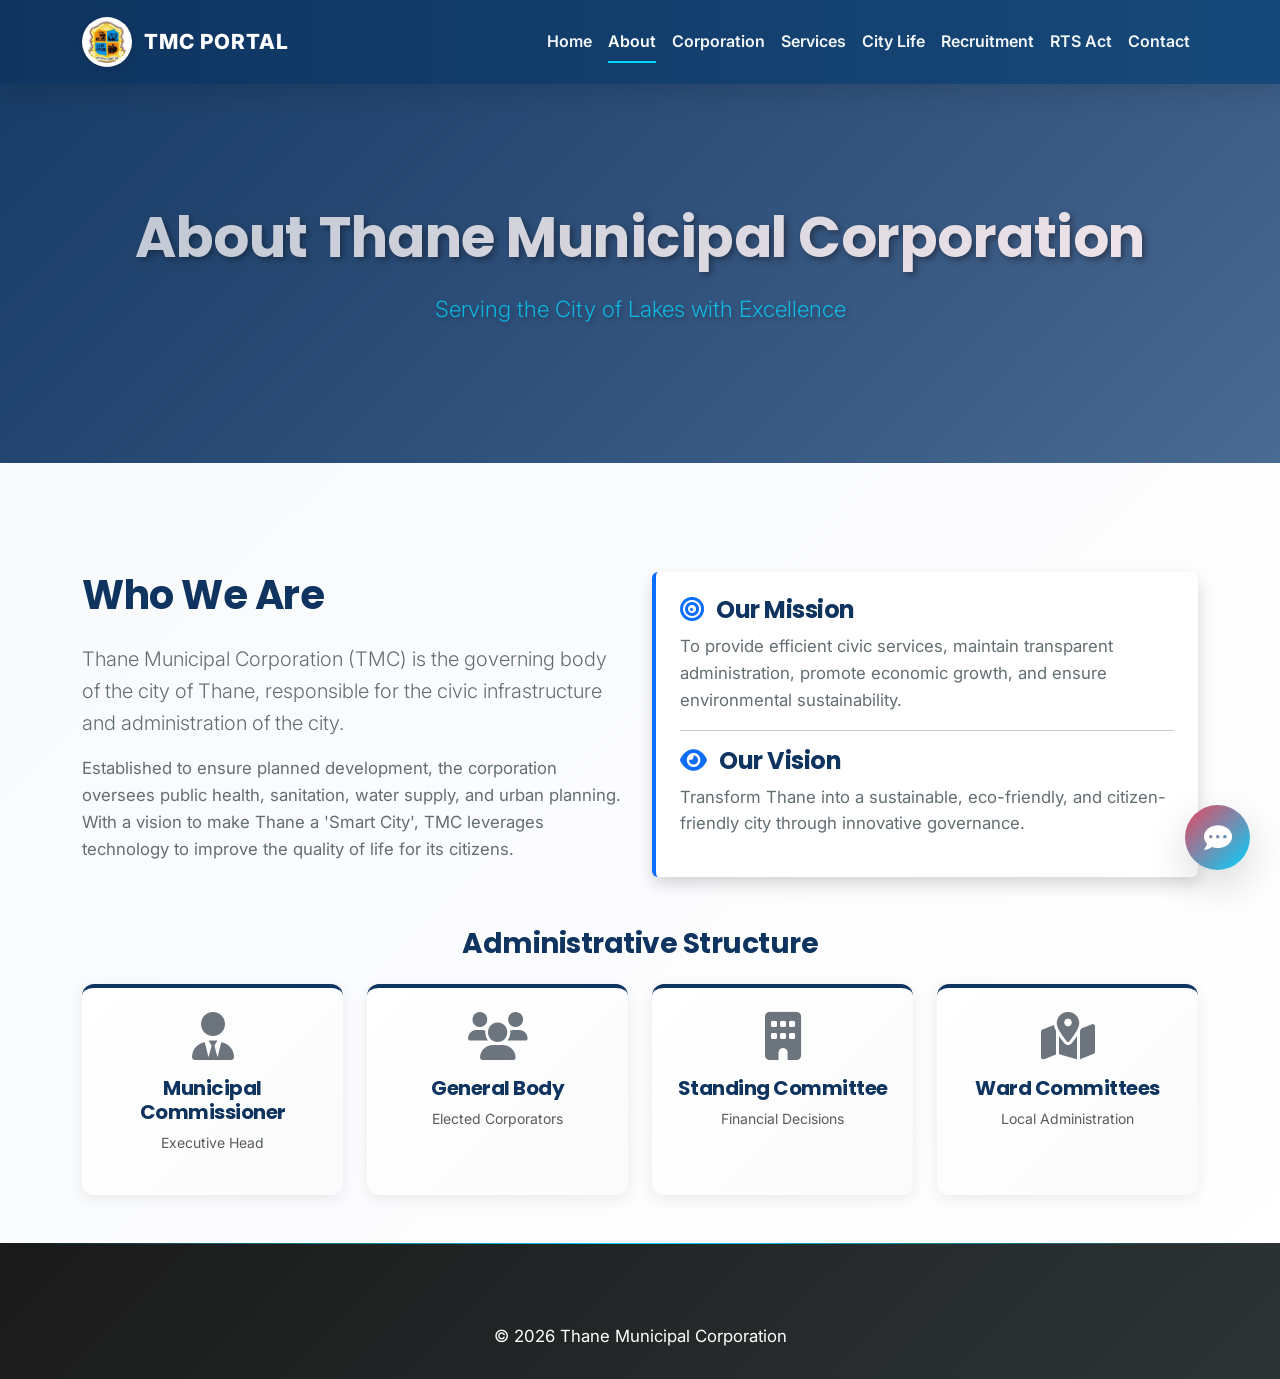
<file: about.html>
<!DOCTYPE html>
<html lang="en">
<head>
    <meta charset="UTF-8">
    <meta name="viewport" content="width=device-width, initial-scale=1.0">
    <title>About TMC | Thane City Portal</title>
    <link rel="icon" href="thane gov logo image.jpg">
    <link href="https://cdn.jsdelivr.net/npm/bootstrap@5.3.0/dist/css/bootstrap.min.css" rel="stylesheet">
    <link rel="stylesheet" href="https://cdnjs.cloudflare.com/ajax/libs/font-awesome/6.0.0/css/all.min.css">
    <link rel="stylesheet" href="style.css?v=2">
</head>
<body>

<nav class="navbar navbar-expand-lg navbar-custom navbar-dark sticky-top">
    <div class="container">
        <a class="navbar-brand d-flex align-items-center" href="index.html">
            <img src="thane gov logo image.jpg" alt="Logo"> <span>TMC PORTAL</span>
        </a>
        <button class="navbar-toggler" type="button" data-bs-toggle="collapse" data-bs-target="#navbarNav"><span class="navbar-toggler-icon"></span></button>
        <div class="collapse navbar-collapse" id="navbarNav">
            <ul class="navbar-nav ms-auto">
                <li class="nav-item"><a class="nav-link" href="index.html">Home</a></li>
                <li class="nav-item"><a class="nav-link active" href="about.html">About</a></li>
                <li class="nav-item"><a class="nav-link" href="work.html">Corporation</a></li>
                <li class="nav-item"><a class="nav-link" href="services.html">Services</a></li>
                <li class="nav-item"><a class="nav-link" href="entertainment.html">City Life</a></li>
                <li class="nav-item"><a class="nav-link" href="recruitment.html">Recruitment</a></li>
                <li class="nav-item"><a class="nav-link" href="rts.html">RTS Act</a></li>
                <li class="nav-item"><a class="nav-link" href="contact.html">Contact</a></li>
            </ul>
        </div>
    </div>
</nav>

<header class="page-header">
    <div class="container">
        <h1 class="display-4 fw-bold">About Thane Municipal Corporation</h1>
        <p class="lead">Serving the City of Lakes with Excellence</p>
    </div>
</header>

<div class="container my-5">
    <div class="row align-items-center mb-5">
        <div class="col-md-6">
            <h2 class="mb-4">Who We Are</h2>
            <p class="lead">Thane Municipal Corporation (TMC) is the governing body of the city of Thane, responsible for the civic infrastructure and administration of the city.</p>
            <p>Established to ensure planned development, the corporation oversees public health, sanitation, water supply, and urban planning. With a vision to make Thane a 'Smart City', TMC leverages technology to improve the quality of life for its citizens.</p>
        </div>
        <div class="col-md-6">
            <div class="p-4 bg-white shadow rounded border-start border-4 border-primary">
                <h4><i class="fas fa-bullseye me-2 text-primary"></i> Our Mission</h4>
                <p>To provide efficient civic services, maintain transparent administration, promote economic growth, and ensure environmental sustainability.</p>
                <hr>
                <h4><i class="fas fa-eye me-2 text-primary"></i> Our Vision</h4>
                <p>Transform Thane into a sustainable, eco-friendly, and citizen-friendly city through innovative governance.</p>
            </div>
        </div>
    </div>

    <h3 class="text-center mb-4">Administrative Structure</h3>
    <div class="row g-4 text-center">
        <div class="col-md-3">
            <div class="card card-custom p-4">
                <i class="fas fa-user-tie fa-3x text-secondary mb-3"></i>
                <h5>Municipal Commissioner</h5>
                <p class="small text-muted">Executive Head</p>
            </div>
        </div>
        <div class="col-md-3">
            <div class="card card-custom p-4">
                <i class="fas fa-users fa-3x text-secondary mb-3"></i>
                <h5>General Body</h5>
                <p class="small text-muted">Elected Corporators</p>
            </div>
        </div>
        <div class="col-md-3">
            <div class="card card-custom p-4">
                <i class="fas fa-building fa-3x text-secondary mb-3"></i>
                <h5>Standing Committee</h5>
                <p class="small text-muted">Financial Decisions</p>
            </div>
        </div>
        <div class="col-md-3">
            <div class="card card-custom p-4">
                <i class="fas fa-map-marked-alt fa-3x text-secondary mb-3"></i>
                <h5>Ward Committees</h5>
                <p class="small text-muted">Local Administration</p>
            </div>
        </div>
    </div>
</div>

<footer>
    <div class="container text-center">
        <p class="mb-0 text-white">&copy; 2026 Thane Municipal Corporation</p>
    </div>
</footer>
<div id="chatbot-toggle"><i class="fas fa-comment-dots"></i></div>
<div id="chatbot"><div class="chatbot-header">Assistant<span id="close">&times;</span></div><div id="messages"></div><div class="chat-input-area"><input id="userInput"></div></div>
<script src="https://code.jquery.com/jquery-3.7.1.min.js"></script>
<script src="chatbot.js?v=2"></script>
</body>
</html>
</file>
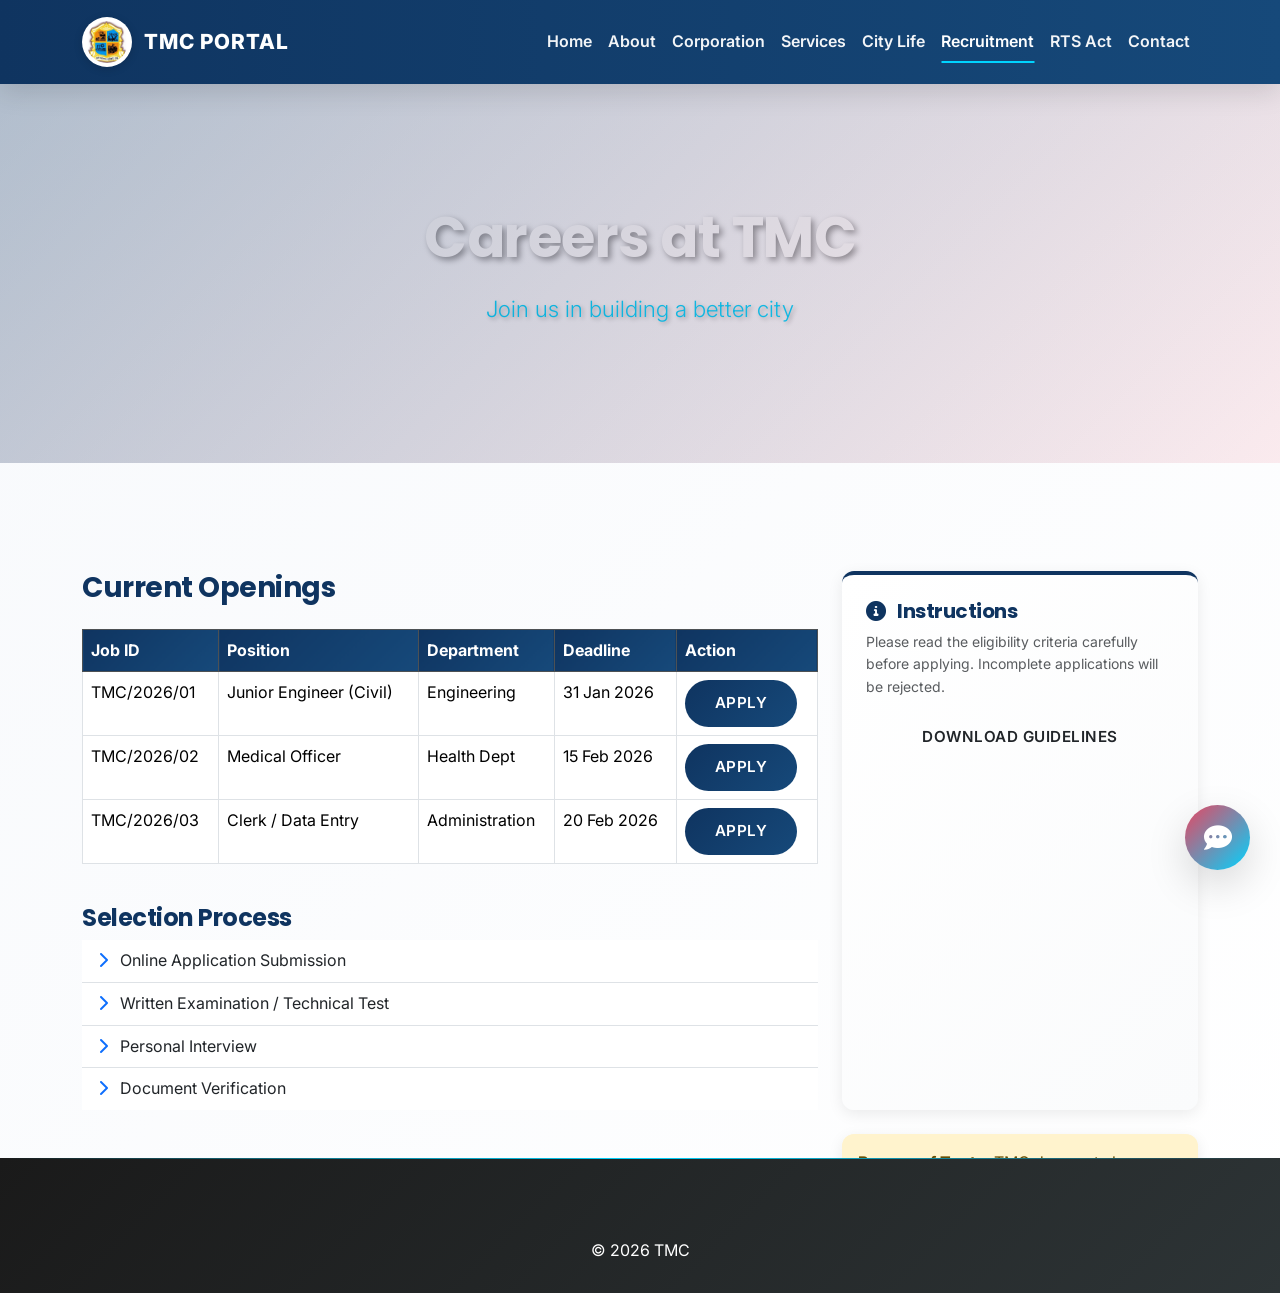
<file: recruitment.html>
<!DOCTYPE html>
<html lang="en">
<head>
    <meta charset="UTF-8">
    <title>Recruitment | TMC</title>
    <link rel="icon" href="thane gov logo image.jpg">
    <link href="https://cdn.jsdelivr.net/npm/bootstrap@5.3.0/dist/css/bootstrap.min.css" rel="stylesheet">
    <link rel="stylesheet" href="https://cdnjs.cloudflare.com/ajax/libs/font-awesome/6.0.0/css/all.min.css">
    <link rel="stylesheet" href="style.css?v=2">
</head>
<body>

<nav class="navbar navbar-expand-lg navbar-custom navbar-dark sticky-top">
    <div class="container">
        <a class="navbar-brand d-flex align-items-center" href="index.html">
            <img src="thane gov logo image.jpg" alt="Logo"> <span>TMC PORTAL</span>
        </a>
        <button class="navbar-toggler" type="button" data-bs-toggle="collapse" data-bs-target="#navbarNav"><span class="navbar-toggler-icon"></span></button>
        <div class="collapse navbar-collapse" id="navbarNav">
            <ul class="navbar-nav ms-auto">
                <li class="nav-item"><a class="nav-link" href="index.html">Home</a></li>
                <li class="nav-item"><a class="nav-link" href="about.html">About</a></li>
                <li class="nav-item"><a class="nav-link" href="work.html">Corporation</a></li>
                <li class="nav-item"><a class="nav-link" href="services.html">Services</a></li>
                <li class="nav-item"><a class="nav-link" href="entertainment.html">City Life</a></li>
                <li class="nav-item"><a class="nav-link active" href="recruitment.html">Recruitment</a></li>
                <li class="nav-item"><a class="nav-link" href="rts.html">RTS Act</a></li>
                <li class="nav-item"><a class="nav-link" href="contact.html">Contact</a></li>
            </ul>
        </div>
    </div>
</nav>

<header class="page-header" style="background-image: url('https://images.unsplash.com/photo-1521737711867-e3b97375f902?auto=format&fit=crop&w=1920&q=80');">
    <div class="container">
        <h1 class="display-4 fw-bold">Careers at TMC</h1>
        <p class="lead">Join us in building a better city</p>
    </div>
</header>

<div class="container my-5">
    <div class="row">
        <div class="col-md-8">
            <h3 class="mb-4">Current Openings</h3>
            <div class="table-responsive">
                <table class="table table-hover table-bordered">
                    <thead class="table-dark">
                        <tr>
                            <th>Job ID</th>
                            <th>Position</th>
                            <th>Department</th>
                            <th>Deadline</th>
                            <th>Action</th>
                        </tr>
                    </thead>
                    <tbody>
                        <tr>
                            <td>TMC/2026/01</td>
                            <td>Junior Engineer (Civil)</td>
                            <td>Engineering</td>
                            <td>31 Jan 2026</td>
                            <td><button class="btn btn-sm btn-primary">Apply</button></td>
                        </tr>
                        <tr>
                            <td>TMC/2026/02</td>
                            <td>Medical Officer</td>
                            <td>Health Dept</td>
                            <td>15 Feb 2026</td>
                            <td><button class="btn btn-sm btn-primary">Apply</button></td>
                        </tr>
                        <tr>
                            <td>TMC/2026/03</td>
                            <td>Clerk / Data Entry</td>
                            <td>Administration</td>
                            <td>20 Feb 2026</td>
                            <td><button class="btn btn-sm btn-primary">Apply</button></td>
                        </tr>
                    </tbody>
                </table>
            </div>

            <div class="mt-4">
                <h4>Selection Process</h4>
                <ul class="list-group list-group-flush">
                    <li class="list-group-item"><i class="fas fa-chevron-right text-primary me-2"></i> Online Application Submission</li>
                    <li class="list-group-item"><i class="fas fa-chevron-right text-primary me-2"></i> Written Examination / Technical Test</li>
                    <li class="list-group-item"><i class="fas fa-chevron-right text-primary me-2"></i> Personal Interview</li>
                    <li class="list-group-item"><i class="fas fa-chevron-right text-primary me-2"></i> Document Verification</li>
                </ul>
            </div>
        </div>

        <div class="col-md-4">
            <div class="card card-custom p-4 bg-light mb-4">
                <h5><i class="fas fa-info-circle me-2"></i> Instructions</h5>
                <p class="small text-muted">Please read the eligibility criteria carefully before applying. Incomplete applications will be rejected.</p>
                <a href="#" class="btn btn-outline-dark btn-sm">Download Guidelines</a>
            </div>
            
            <div class="alert alert-warning">
                <strong>Beware of Touts:</strong> TMC does not charge any money for recruitment other than the official application fee.
            </div>
        </div>
    </div>
</div>

<footer><div class="container text-center text-white">&copy; 2026 TMC</div></footer>
<div id="chatbot-toggle"><i class="fas fa-comment-dots"></i></div>
<div id="chatbot"><div class="chatbot-header">Assistant<span id="close">&times;</span></div><div id="messages"></div><div class="chat-input-area"><input id="userInput"></div></div>
<script src="https://code.jquery.com/jquery-3.7.1.min.js"></script>
<script src="chatbot.js?v=2"></script>
</body>
</html>
</file>
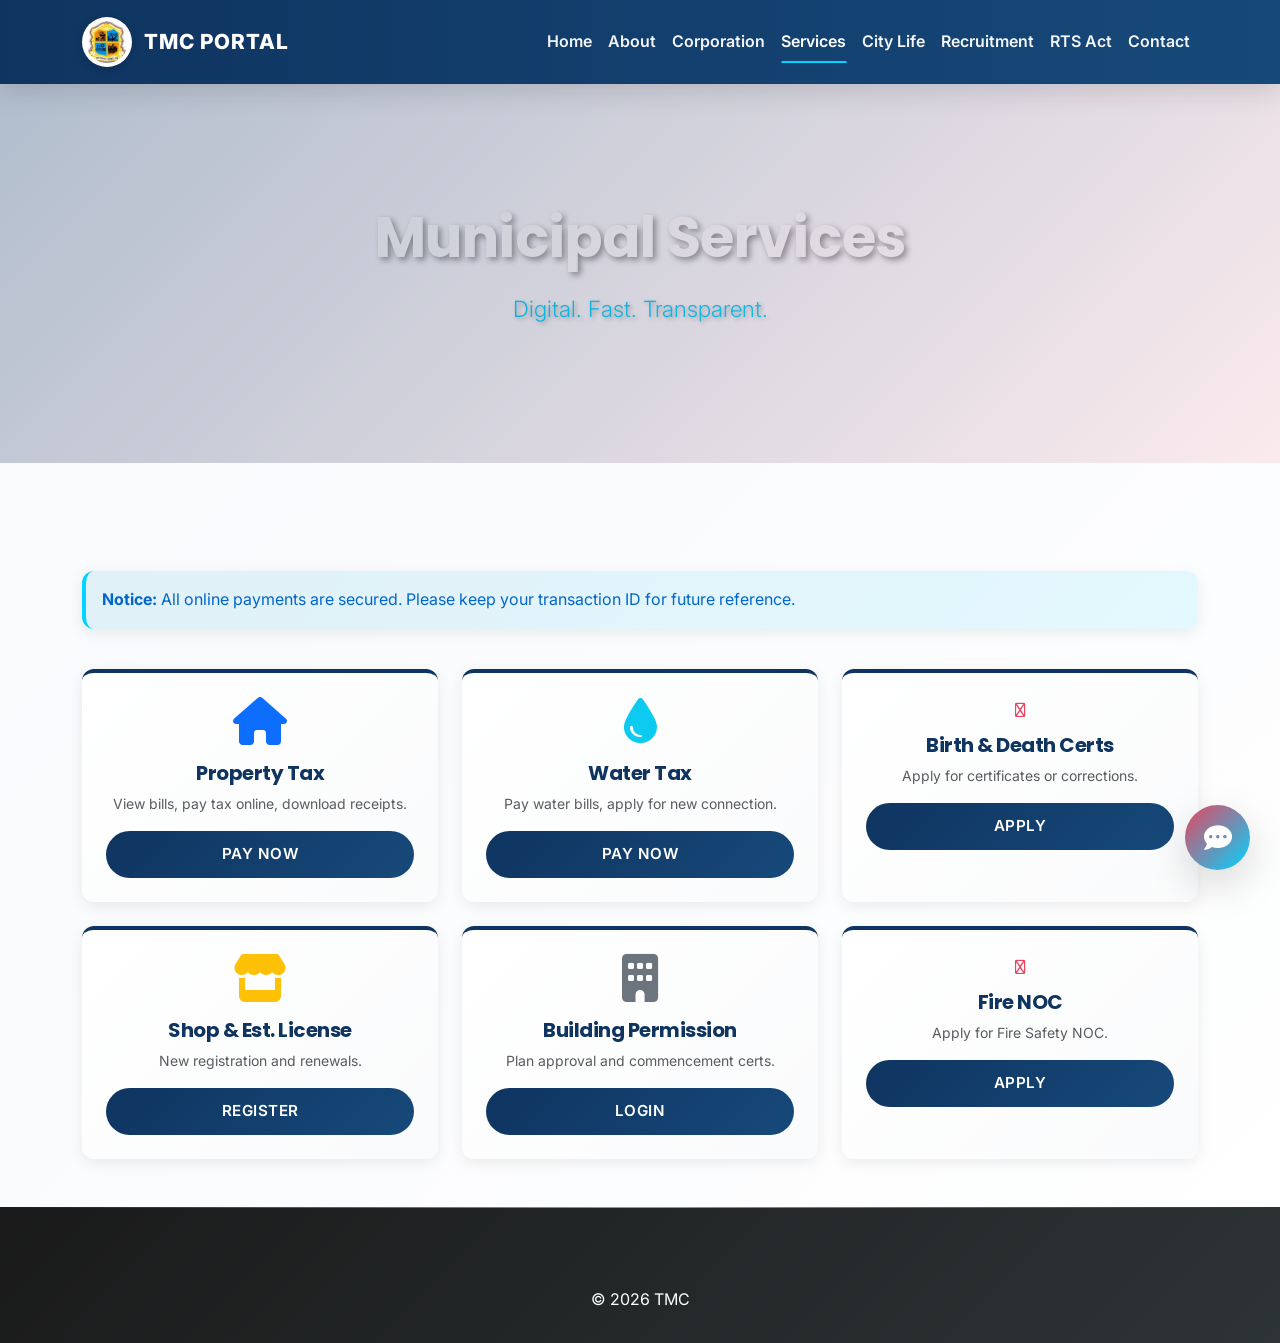
<file: services.html>
<!DOCTYPE html>
<html lang="en">
<head>
    <meta charset="UTF-8">
    <title>City Services | TMC</title>
    <link rel="icon" href="thane gov logo image.jpg">
    <link href="https://cdn.jsdelivr.net/npm/bootstrap@5.3.0/dist/css/bootstrap.min.css" rel="stylesheet">
    <link rel="stylesheet" href="https://cdnjs.cloudflare.com/ajax/libs/font-awesome/6.0.0/css/all.min.css">
    <link rel="stylesheet" href="style.css?v=2">
</head>
<body>

<nav class="navbar navbar-expand-lg navbar-custom navbar-dark sticky-top">
    <div class="container">
        <a class="navbar-brand d-flex align-items-center" href="index.html">
            <img src="thane gov logo image.jpg" alt="Logo"> <span>TMC PORTAL</span>
        </a>
        <button class="navbar-toggler" type="button" data-bs-toggle="collapse" data-bs-target="#navbarNav"><span class="navbar-toggler-icon"></span></button>
        <div class="collapse navbar-collapse" id="navbarNav">
            <ul class="navbar-nav ms-auto">
                <li class="nav-item"><a class="nav-link" href="index.html">Home</a></li>
                <li class="nav-item"><a class="nav-link" href="about.html">About</a></li>
                <li class="nav-item"><a class="nav-link" href="work.html">Corporation</a></li>
                <li class="nav-item"><a class="nav-link active" href="services.html">Services</a></li>
                <li class="nav-item"><a class="nav-link" href="entertainment.html">City Life</a></li>
                <li class="nav-item"><a class="nav-link" href="recruitment.html">Recruitment</a></li>
                <li class="nav-item"><a class="nav-link" href="rts.html">RTS Act</a></li>
                <li class="nav-item"><a class="nav-link" href="contact.html">Contact</a></li>
            </ul>
        </div>
    </div>
</nav>

<header class="page-header" style="background-image: url('https://images.unsplash.com/photo-1450101499163-c8848c66ca85?auto=format&fit=crop&w=1920&q=80');">
    <div class="container">
        <h1 class="display-4 fw-bold">Municipal Services</h1>
        <p class="lead">Digital. Fast. Transparent.</p>
    </div>
</header>

<div class="container my-5">
    <div class="alert alert-info border-start border-4 border-info" role="alert">
        <strong>Notice:</strong> All online payments are secured. Please keep your transaction ID for future reference.
    </div>

    <div class="row g-4 mt-3">
        <div class="col-md-4">
            <div class="card card-custom p-4 text-center">
                <i class="fas fa-home fa-3x text-primary mb-3"></i>
                <h5>Property Tax</h5>
                <p class="text-muted small">View bills, pay tax online, download receipts.</p>
                <button class="btn btn-primary w-100">Pay Now</button>
            </div>
        </div>
        <div class="col-md-4">
            <div class="card card-custom p-4 text-center">
                <i class="fas fa-tint fa-3x text-info mb-3"></i>
                <h5>Water Tax</h5>
                <p class="text-muted small">Pay water bills, apply for new connection.</p>
                <button class="btn btn-primary w-100">Pay Now</button>
            </div>
        </div>
        <div class="col-md-4">
            <div class="card card-custom p-4 text-center">
                <i class="fas fa-file-medical fa-3x text-danger mb-3"></i>
                <h5>Birth & Death Certs</h5>
                <p class="text-muted small">Apply for certificates or corrections.</p>
                <button class="btn btn-primary w-100">Apply</button>
            </div>
        </div>
        <div class="col-md-4">
            <div class="card card-custom p-4 text-center">
                <i class="fas fa-store fa-3x text-warning mb-3"></i>
                <h5>Shop & Est. License</h5>
                <p class="text-muted small">New registration and renewals.</p>
                <button class="btn btn-primary w-100">Register</button>
            </div>
        </div>
        <div class="col-md-4">
            <div class="card card-custom p-4 text-center">
                <i class="fas fa-building fa-3x text-secondary mb-3"></i>
                <h5>Building Permission</h5>
                <p class="text-muted small">Plan approval and commencement certs.</p>
                <button class="btn btn-primary w-100">Login</button>
            </div>
        </div>
        <div class="col-md-4">
            <div class="card card-custom p-4 text-center">
                <i class="fas fa-fire-extinguisher fa-3x text-danger mb-3"></i>
                <h5>Fire NOC</h5>
                <p class="text-muted small">Apply for Fire Safety NOC.</p>
                <button class="btn btn-primary w-100">Apply</button>
            </div>
        </div>
    </div>
</div>

<footer><div class="container text-center text-white">&copy; 2026 TMC</div></footer>
<div id="chatbot-toggle"><i class="fas fa-comment-dots"></i></div>
<div id="chatbot"><div class="chatbot-header">Assistant<span id="close">&times;</span></div><div id="messages"></div><div class="chat-input-area"><input id="userInput"></div></div>
<script src="https://code.jquery.com/jquery-3.7.1.min.js"></script>
<script src="https://cdn.jsdelivr.net/npm/bootstrap@5.3.0/dist/js/bootstrap.bundle.min.js"></script>
<script src="chatbot.js?v=2"></script>
</body>
</html>
</file>
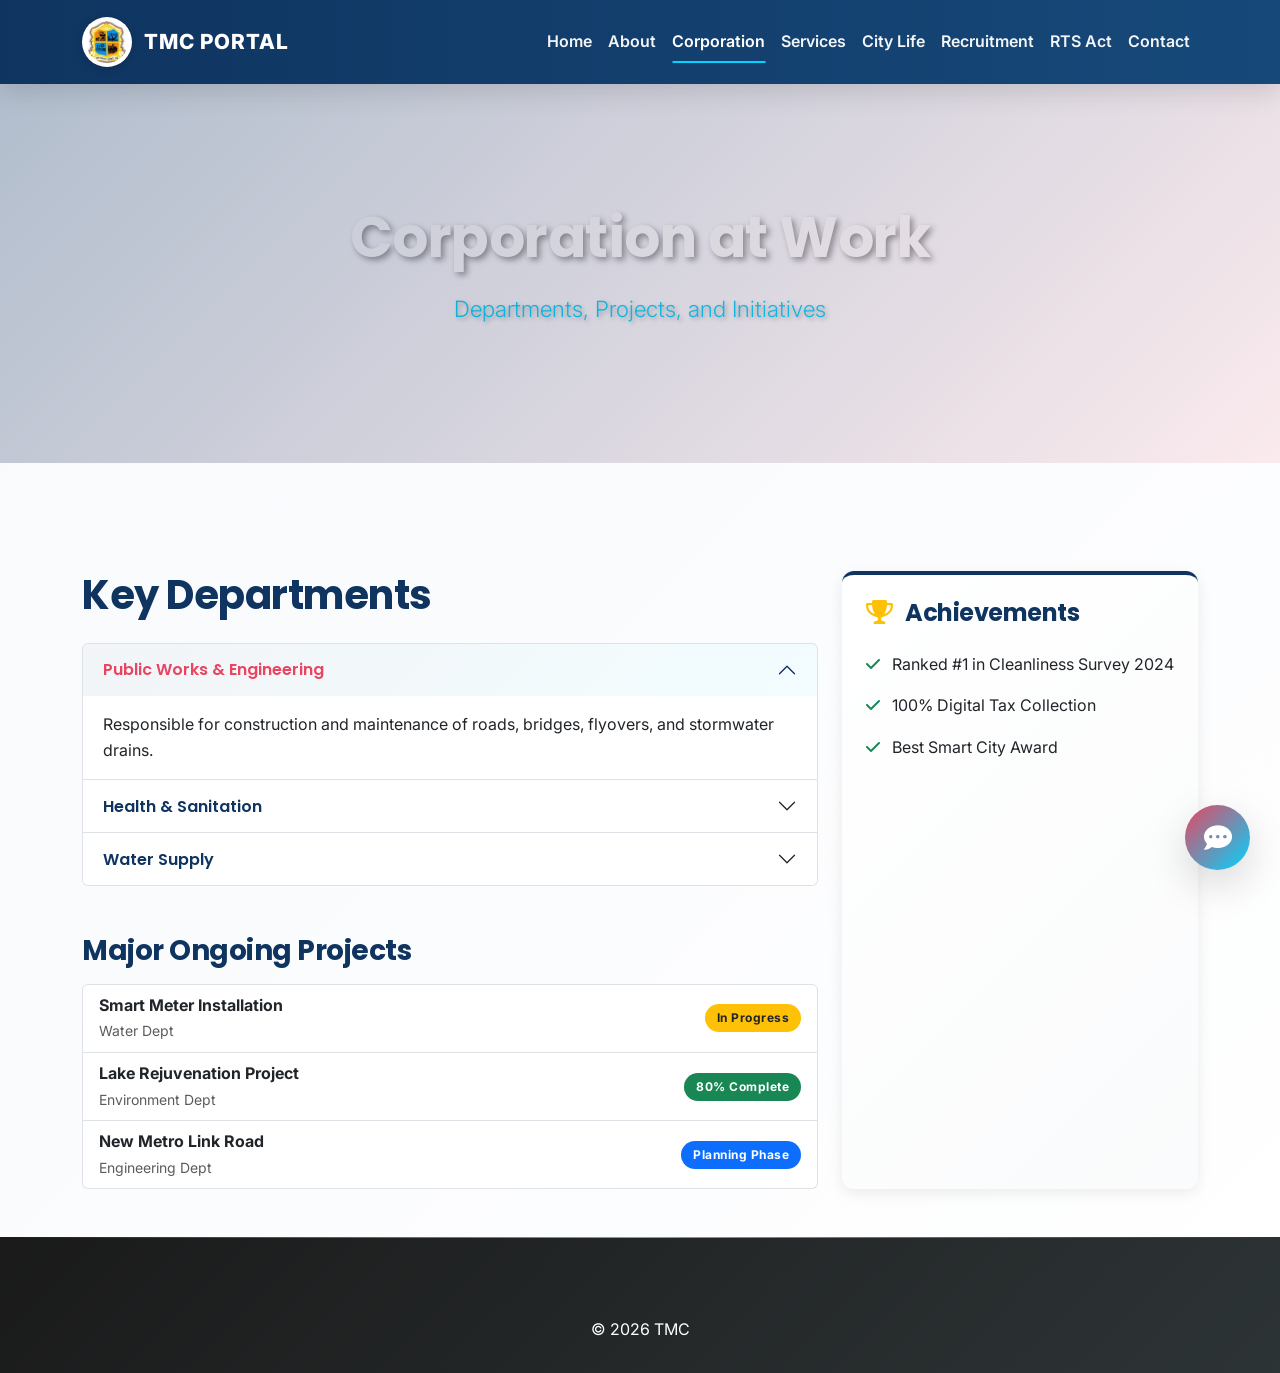
<file: work.html>
<!DOCTYPE html>
<html lang="en">
<head>
    <meta charset="UTF-8">
    <title>Corporation at Work | TMC</title>
    <link rel="icon" href="thane gov logo image.jpg">
    <link href="https://cdn.jsdelivr.net/npm/bootstrap@5.3.0/dist/css/bootstrap.min.css" rel="stylesheet">
    <link rel="stylesheet" href="https://cdnjs.cloudflare.com/ajax/libs/font-awesome/6.0.0/css/all.min.css">
    <link rel="stylesheet" href="style.css?v=2">
</head>
<body>

<nav class="navbar navbar-expand-lg navbar-custom navbar-dark sticky-top">
    <div class="container">
        <a class="navbar-brand d-flex align-items-center" href="index.html">
            <img src="thane gov logo image.jpg" alt="Logo"> <span>TMC PORTAL</span>
        </a>
        <button class="navbar-toggler" type="button" data-bs-toggle="collapse" data-bs-target="#navbarNav"><span class="navbar-toggler-icon"></span></button>
        <div class="collapse navbar-collapse" id="navbarNav">
            <ul class="navbar-nav ms-auto">
                <li class="nav-item"><a class="nav-link" href="index.html">Home</a></li>
                <li class="nav-item"><a class="nav-link" href="about.html">About</a></li>
                <li class="nav-item"><a class="nav-link active" href="work.html">Corporation</a></li>
                <li class="nav-item"><a class="nav-link" href="services.html">Services</a></li>
                <li class="nav-item"><a class="nav-link" href="entertainment.html">City Life</a></li>
                <li class="nav-item"><a class="nav-link" href="recruitment.html">Recruitment</a></li>
                <li class="nav-item"><a class="nav-link" href="rts.html">RTS Act</a></li>
                <li class="nav-item"><a class="nav-link" href="contact.html">Contact</a></li>
            </ul>
        </div>
    </div>
</nav>

<header class="page-header" style="background-image: url('https://images.unsplash.com/photo-1517245386807-bb43f82c33c4?auto=format&fit=crop&w=1920&q=80');">
    <div class="container">
        <h1 class="display-4 fw-bold">Corporation at Work</h1>
        <p class="lead">Departments, Projects, and Initiatives</p>
    </div>
</header>

<div class="container my-5">
    <div class="row">
        <div class="col-lg-8">
            <h2 class="mb-4">Key Departments</h2>
            <div class="accordion" id="deptAccordion">
                <div class="accordion-item">
                    <h2 class="accordion-header"><button class="accordion-button" type="button" data-bs-toggle="collapse" data-bs-target="#c1">Public Works & Engineering</button></h2>
                    <div id="c1" class="accordion-collapse collapse show" data-bs-parent="#deptAccordion">
                        <div class="accordion-body">Responsible for construction and maintenance of roads, bridges, flyovers, and stormwater drains.</div>
                    </div>
                </div>
                <div class="accordion-item">
                    <h2 class="accordion-header"><button class="accordion-button collapsed" type="button" data-bs-toggle="collapse" data-bs-target="#c2">Health & Sanitation</button></h2>
                    <div id="c2" class="accordion-collapse collapse" data-bs-parent="#deptAccordion">
                        <div class="accordion-body">Manages municipal hospitals, disease control, vaccination drives, and solid waste management.</div>
                    </div>
                </div>
                <div class="accordion-item">
                    <h2 class="accordion-header"><button class="accordion-button collapsed" type="button" data-bs-toggle="collapse" data-bs-target="#c3">Water Supply</button></h2>
                    <div id="c3" class="accordion-collapse collapse" data-bs-parent="#deptAccordion">
                        <div class="accordion-body">Ensures 24/7 water supply, maintenance of pipelines, and filtration plants.</div>
                    </div>
                </div>
            </div>

            <h3 class="mt-5 mb-3">Major Ongoing Projects</h3>
            <ul class="list-group">
                <li class="list-group-item d-flex justify-content-between align-items-center">
                    <div><strong>Smart Meter Installation</strong><br><small class="text-muted">Water Dept</small></div>
                    <span class="badge bg-warning text-dark">In Progress</span>
                </li>
                <li class="list-group-item d-flex justify-content-between align-items-center">
                    <div><strong>Lake Rejuvenation Project</strong><br><small class="text-muted">Environment Dept</small></div>
                    <span class="badge bg-success">80% Complete</span>
                </li>
                <li class="list-group-item d-flex justify-content-between align-items-center">
                    <div><strong>New Metro Link Road</strong><br><small class="text-muted">Engineering Dept</small></div>
                    <span class="badge bg-primary">Planning Phase</span>
                </li>
            </ul>
        </div>

        <div class="col-lg-4 mt-4 mt-lg-0">
            <div class="card card-custom p-4 bg-light">
                <h4><i class="fas fa-trophy me-2 text-warning"></i> Achievements</h4>
                <ul class="list-unstyled mt-3">
                    <li class="mb-3"><i class="fas fa-check text-success me-2"></i> Ranked #1 in Cleanliness Survey 2024</li>
                    <li class="mb-3"><i class="fas fa-check text-success me-2"></i> 100% Digital Tax Collection</li>
                    <li class="mb-3"><i class="fas fa-check text-success me-2"></i> Best Smart City Award</li>
                </ul>
            </div>
        </div>
    </div>
</div>

<footer><div class="container text-center text-white">&copy; 2026 TMC</div></footer>
<div id="chatbot-toggle"><i class="fas fa-comment-dots"></i></div>
<div id="chatbot"><div class="chatbot-header">Assistant<span id="close">&times;</span></div><div id="messages"></div><div class="chat-input-area"><input id="userInput"></div></div>
<script src="https://code.jquery.com/jquery-3.7.1.min.js"></script>
<script src="https://cdn.jsdelivr.net/npm/bootstrap@5.3.0/dist/js/bootstrap.bundle.min.js"></script>
<script src="chatbot.js?v=2"></script>
</body>
</html>
</file>
<file: style.css>
/* =========================================
   1. GLOBAL & TYPOGRAPHY
   ========================================= */
@import url('https://fonts.googleapis.com/css2?family=Poppins:wght@300;400;500;600;700;800&family=Inter:wght@300;400;500;600;700&display=swap');

:root {
    --primary-color: #0f3460; /* Deep Navy Blue */
    --primary-light: #16497a;
    --secondary-color: #e94560; /* Modern Red */
    --accent-color: #00d4ff; /* Cyan */
    --success-color: #1dd1a1;
    --light-bg: #f7f9fc;
    --text-dark: #2d3436;
    --text-light: #636e72;
    --border-color: #dfe6e9;
    --shadow-sm: 0 4px 15px rgba(0, 0, 0, 0.08);
    --shadow-md: 0 8px 25px rgba(0, 0, 0, 0.12);
    --shadow-lg: 0 15px 40px rgba(0, 0, 0, 0.15);
}

* { transition: all 0.3s ease; }

body {
    font-family: 'Inter', sans-serif;
    background: linear-gradient(135deg, var(--light-bg) 0%, #ffffff 100%);
    color: var(--text-dark);
    display: flex;
    flex-direction: column;
    min-height: 100vh;
    margin: 0;
    line-height: 1.6;
}

h1, h2, h3, h4, h5, h6 { 
    font-family: 'Poppins', sans-serif; 
    color: var(--primary-color);
    font-weight: 700;
    letter-spacing: -0.5px;
}

h1 { font-size: 3.5rem; }
h2 { font-size: 2.5rem; margin-bottom: 1.5rem; }
h3 { font-size: 1.75rem; }

a { 
    text-decoration: none; 
    color: var(--primary-color);
    position: relative;
}
a:hover { color: var(--secondary-color); }

p { color: var(--text-light); font-size: 1.05rem; }

/* =========================================
   2. HEADER & NAVBAR
   ========================================= */
.top-bar { 
    background: linear-gradient(90deg, var(--primary-color) 0%, var(--primary-light) 100%);
    color: white;
    padding: 12px 0; 
    font-size: 0.95rem; 
    box-shadow: var(--shadow-sm);
}
.top-bar span { margin: 0 15px; }
.top-bar a { color: var(--accent-color) !important; font-weight: 600; }
.top-bar a:hover { color: #00f0ff !important; }

.navbar-custom { 
    background: linear-gradient(90deg, var(--primary-color) 0%, var(--primary-light) 100%);
    box-shadow: var(--shadow-md); 
    padding: 12px 0; 
    backdrop-filter: blur(10px);
}
.navbar-brand img { 
    height: 50px; 
    width: 50px; 
    object-fit: contain; 
    background: white; 
    border-radius: 50%; 
    padding: 4px; 
    margin-right: 12px;
    box-shadow: 0 2px 8px rgba(0, 0, 0, 0.15);
}
.navbar-brand span {
    font-weight: 800;
    font-size: 1.3rem;
    letter-spacing: 1px;
    color: white;
}

.nav-link { 
    color: rgba(255,255,255,0.95) !important; 
    font-weight: 600; 
    margin: 0 8px; 
    position: relative;
    padding: 8px 0 !important;
}
.nav-link::after {
    content: '';
    position: absolute;
    bottom: 0;
    left: 50%;
    width: 0;
    height: 2px;
    background: var(--accent-color);
    transform: translateX(-50%);
}
.nav-link:hover::after, 
.nav-link.active::after { 
    width: 100%;
}
.nav-link:hover, 
.nav-link.active { 
    color: white !important;
}

/* =========================================
   3. SECTIONS
   ========================================= */
.carousel-item { 
    height: 650px;
    position: relative;
    overflow: hidden;
}
.carousel-item img { 
    height: 100%; 
    object-fit: cover; 
    filter: brightness(0.5) contrast(1.1);
    display: block;
    width: 100%;
}
.carousel-caption { 
    background: linear-gradient(135deg, rgba(15, 52, 96, 0.95), rgba(30, 100, 150, 0.9));
    padding: 30px;
    border-radius: 12px;
    bottom: 100px;
    left: 5%;
    right: 5%;
    width: auto;
    backdrop-filter: blur(10px);
}
.carousel-caption h2 {
    font-size: 2.8rem;
    font-weight: 800;
    margin-bottom: 15px;
    text-shadow: 2px 2px 4px rgba(0,0,0,0.3);
}
.carousel-caption p {
    font-size: 1.2rem;
    margin-bottom: 20px;
    color: #e0e0e0;
}

.carousel-control-prev, .carousel-control-next {
    width: 50px;
    height: 50px;
    top: 50%;
    transform: translateY(-50%);
    background: rgba(0, 0, 0, 0.3);
    border-radius: 50%;
    transition: all 0.3s ease;
}
.carousel-control-prev:hover, .carousel-control-next:hover {
    background: rgba(0, 0, 0, 0.6);
}
.carousel-control-prev {
    left: 20px;
}
.carousel-control-next {
    right: 20px;
}
.carousel-control-prev-icon, .carousel-control-next-icon {
    width: 24px;
    height: 24px;
    filter: invert(1);
}

.carousel-indicators {
    bottom: 25px;
}
.carousel-indicators [data-bs-target] {
    width: 12px;
    height: 12px;
    border-radius: 50%;
    margin: 0 6px;
    background-color: rgba(255, 255, 255, 0.5);
    transition: all 0.3s ease;
}
.carousel-indicators .active {
    background-color: white;
    width: 30px;
    border-radius: 6px;
}

.page-header {
    background: linear-gradient(135deg, rgba(15, 52, 96, 0.95), rgba(30, 100, 150, 0.85)), 
                url('https://images.unsplash.com/photo-1486406146926-c627a92ad1ab?auto=format&fit=crop&w=1920&q=80');
    background-size: cover; 
    background-position: center; 
    background-attachment: fixed;
    color: white; 
    padding: 120px 0; 
    text-align: center; 
    margin-bottom: 60px;
    position: relative;
}
.page-header::before {
    content: '';
    position: absolute;
    top: 0; left: 0; right: 0; bottom: 0;
    background: linear-gradient(135deg, rgba(15, 52, 96, 0.3), rgba(233, 69, 96, 0.1));
    pointer-events: none;
}
.page-header h1 {
    color: white;
    font-size: 3.5rem;
    margin-bottom: 20px;
    text-shadow: 3px 3px 6px rgba(0,0,0,0.4);
}
.page-header .lead {
    font-size: 1.4rem;
    color: var(--accent-color);
    text-shadow: 2px 2px 4px rgba(0,0,0,0.3);
}

.card-custom {
    border: none; 
    border-radius: 12px; 
    box-shadow: var(--shadow-sm);
    transition: all 0.3s ease;
    height: 100%; 
    background: linear-gradient(135deg, #ffffff 0%, #fafbfc 100%);
    border-top: 4px solid var(--primary-color);
    overflow: hidden;
    position: relative;
}
.card-custom::before {
    content: '';
    position: absolute;
    top: 0; left: 0;
    width: 100%;
    height: 4px;
    background: linear-gradient(90deg, var(--secondary-color), var(--accent-color));
    opacity: 0;
    transition: opacity 0.3s ease;
}
.card-custom:hover {
    transform: translateY(-8px) scale(1.02);
    box-shadow: var(--shadow-lg);
    border-top-color: var(--secondary-color);
}
.card-custom:hover::before {
    opacity: 1;
}
.icon-box { 
    font-size: 3rem; 
    color: var(--secondary-color); 
    margin-bottom: 20px;
    display: inline-block;
    width: 80px;
    height: 80px;
    background: linear-gradient(135deg, var(--secondary-color), var(--accent-color));
    -webkit-background-clip: text;
    -webkit-text-fill-color: transparent;
    background-clip: text;
}

.btn {
    border-radius: 25px;
    padding: 12px 30px;
    font-weight: 600;
    border: none;
    transition: all 0.3s ease;
    text-transform: uppercase;
    letter-spacing: 0.5px;
    font-size: 0.95rem;
}
.btn-primary {
    background: linear-gradient(135deg, var(--primary-color), var(--primary-light));
    color: white;
}
.btn-primary:hover {
    background: linear-gradient(135deg, var(--secondary-color), var(--accent-color));
    box-shadow: var(--shadow-md);
    transform: translateY(-2px);
}
.btn-outline-primary {
    border: 2px solid var(--primary-color);
    color: var(--primary-color);
    background: transparent;
}
.btn-outline-primary:hover {
    background: linear-gradient(135deg, var(--primary-color), var(--primary-light));
    color: white;
    border-color: transparent;
    box-shadow: var(--shadow-md);
}
.btn-warning {
    background: linear-gradient(135deg, #f39c12, #e67e22);
    color: white;
    border: none;
}
.btn-warning:hover {
    background: linear-gradient(135deg, var(--secondary-color), var(--accent-color));
    box-shadow: var(--shadow-md);
}

/* =========================================
   4. FOOTER
   ========================================= */
footer { 
    background: linear-gradient(135deg, #1a1a1a, #2d3436);
    color: #bbb; 
    padding: 80px 0 30px; 
    margin-top: auto;
    position: relative;
    overflow: hidden;
}
footer::before {
    content: '';
    position: absolute;
    top: 0; left: 0;
    width: 100%;
    height: 1px;
    background: linear-gradient(90deg, transparent, var(--accent-color), transparent);
}
footer h5 { 
    color: white; 
    margin-bottom: 25px;
    font-weight: 700;
    position: relative;
}
footer h5::before {
    content: '';
    position: absolute;
    bottom: -10px;
    left: 0;
    width: 50px;
    height: 3px;
    background: linear-gradient(90deg, var(--secondary-color), var(--accent-color));
    border-radius: 2px;
}
footer ul { list-style: none; padding: 0; }
footer ul li { 
    margin-bottom: 12px;
    transition: all 0.3s ease;
}
footer ul li:hover {
    padding-left: 10px;
}
footer a { 
    color: #bbb;
    transition: all 0.3s ease;
}
footer a:hover { 
    color: var(--accent-color);
    text-shadow: 0 0 10px rgba(0, 212, 255, 0.5);
}

/* =========================================
   5. CHATBOT UI (FIXED LAYOUT)
   ========================================= */
#chatbot-toggle {
    position: fixed; 
    bottom: 30px; 
    right: 30px;
    background: linear-gradient(135deg, var(--secondary-color), var(--accent-color));
    color: white;
    width: 65px; 
    height: 65px; 
    border-radius: 50%;
    display: flex; 
    align-items: center; 
    justify-content: center;
    font-size: 28px; 
    cursor: pointer; 
    box-shadow: var(--shadow-lg);
    z-index: 9999; 
    transition: all 0.3s ease;
    border: none;
}
#chatbot-toggle:hover { 
    transform: scale(1.15) rotate(10deg);
    box-shadow: 0 20px 40px rgba(233, 69, 96, 0.3);
}
#chatbot-toggle:active {
    transform: scale(0.95);
}

#chatbot {
    position: fixed; 
    bottom: 110px; 
    right: 30px;
    width: 380px; 
    height: 550px;
    background: white;
    border-radius: 16px; 
    box-shadow: var(--shadow-lg);
    display: none; 
    flex-direction: column; 
    z-index: 9999;
    border: 1px solid var(--border-color);
    overflow: hidden;
    animation: slideUp 0.3s ease;
}

@keyframes slideUp {
    from {
        opacity: 0;
        transform: translateY(20px);
    }
    to {
        opacity: 1;
        transform: translateY(0);
    }
}

.chatbot-header { 
    background: linear-gradient(135deg, var(--primary-color), var(--secondary-color));
    color: white; 
    padding: 18px; 
    font-weight: 700;
    display: flex; 
    justify-content: space-between;
    align-items: center;
    font-size: 1.1rem;
    flex-shrink: 0;
}
.chatbot-header span {
    cursor: pointer;
    font-size: 1.5rem;
    transition: all 0.2s ease;
}
.chatbot-header span:hover {
    transform: rotate(90deg);
    color: var(--accent-color);
}

#messages { 
    flex-grow: 1; 
    padding: 18px; 
    overflow-y: auto;
    background: linear-gradient(135deg, #f8f9fc, #ffffff);
    display: flex; 
    flex-direction: column; 
    gap: 12px;
    overscroll-behavior: contain;
}

#messages::-webkit-scrollbar { 
    width: 6px; 
}
#messages::-webkit-scrollbar-track {
    background: var(--light-bg);
    border-radius: 10px;
}
#messages::-webkit-scrollbar-thumb { 
    background: linear-gradient(180deg, var(--secondary-color), var(--accent-color));
    border-radius: 10px;
}
#messages::-webkit-scrollbar-thumb:hover {
    background: var(--primary-color);
}

.bot-msg { 
    align-self: flex-start; 
    background: linear-gradient(135deg, #e9ecef, #f1f3f5);
    color: #2d3436; 
    padding: 12px 18px; 
    border-radius: 18px 18px 18px 4px; 
    max-width: 85%; 
    font-size: 0.95rem; 
    word-wrap: break-word;
    box-shadow: 0 2px 8px rgba(0,0,0,0.08);
}
.user-msg { 
    align-self: flex-end; 
    background: linear-gradient(135deg, var(--primary-color), var(--primary-light));
    color: white; 
    padding: 12px 18px; 
    border-radius: 18px 18px 4px 18px; 
    max-width: 85%; 
    font-size: 0.95rem; 
    word-wrap: break-word;
    box-shadow: 0 2px 8px rgba(15, 52, 96, 0.2);
}

.suggestion-btn {
    background: linear-gradient(135deg, white, #fafbfc);
    border: 2px solid var(--primary-color); 
    color: var(--primary-color);
    padding: 8px 16px; 
    margin: 6px 8px 6px 0; 
    border-radius: 25px; 
    font-size: 0.85rem;
    font-weight: 600;
    cursor: pointer; 
    transition: all 0.2s ease;
    display: inline-block;
}
.suggestion-btn:hover { 
    background: linear-gradient(135deg, var(--primary-color), var(--primary-light));
    color: white;
    transform: translateY(-2px);
    box-shadow: var(--shadow-sm);
}

.chat-input-area { 
    padding: 15px; 
    border-top: 1px solid var(--border-color);
    background: linear-gradient(135deg, #ffffff, #fafbfc);
    flex-shrink: 0;
}
#userInput { 
    width: 100%; 
    border: 2px solid var(--border-color); 
    border-radius: 25px; 
    padding: 12px 18px; 
    outline: none;
    font-size: 0.95rem;
    font-family: 'Inter', sans-serif;
    transition: all 0.2s ease;
    background: white;
}
#userInput:focus {
    border-color: var(--primary-color);
    box-shadow: 0 0 0 3px rgba(15, 52, 96, 0.1);
}
#userInput::placeholder {
    color: #b0bec5;
}

/* =========================================
   6. ADDITIONAL ENHANCEMENTS
   ========================================= */
.alert {
    border-radius: 12px;
    border: none;
    box-shadow: var(--shadow-sm);
    animation: slideDown 0.3s ease;
}

@keyframes slideDown {
    from {
        opacity: 0;
        transform: translateY(-10px);
    }
    to {
        opacity: 1;
        transform: translateY(0);
    }
}

@keyframes fadeInUp {
    from {
        opacity: 0;
        transform: translateY(30px);
    }
    to {
        opacity: 1;
        transform: translateY(0);
    }
}

.alert-info {
    background: linear-gradient(135deg, rgba(0, 150, 200, 0.1), rgba(0, 212, 255, 0.1));
    border-left: 4px solid var(--accent-color) !important;
    color: #0066cc;
}

.bg-dark { background: linear-gradient(135deg, #1a1a1a, #2d3436) !important; }

.accordion-button {
    font-weight: 600;
    color: var(--primary-color);
    transition: all 0.3s ease;
}
.accordion-button:not(.collapsed) {
    background: linear-gradient(135deg, rgba(15, 52, 96, 0.05), rgba(0, 212, 255, 0.05));
    color: var(--secondary-color);
    box-shadow: none;
}
.accordion-button:focus {
    box-shadow: 0 0 0 3px rgba(15, 52, 96, 0.1);
}

form input, form textarea, form select {
    border: 2px solid var(--border-color);
    border-radius: 10px;
    padding: 12px 15px;
    font-family: 'Inter', sans-serif;
    transition: all 0.3s ease;
}
form input:focus, form textarea:focus, form select:focus {
    border-color: var(--primary-color);
    box-shadow: 0 0 0 3px rgba(15, 52, 96, 0.1);
    outline: none;
}

.badge {
    padding: 8px 12px;
    border-radius: 20px;
    font-weight: 700;
    letter-spacing: 0.5px;
}
.badge-danger {
    background: linear-gradient(135deg, var(--secondary-color), #ff6b6b);
}

/* =========================================
   7. FORM VALIDATION STYLES
   ========================================= */
.form-control, .form-select {
    border: 2px solid var(--border-color) !important;
    border-radius: 10px;
    padding: 12px 15px !important;
    font-family: 'Inter', sans-serif;
    transition: all 0.3s ease;
    font-size: 1rem;
}

.form-control:focus, .form-select:focus {
    border-color: var(--primary-color) !important;
    box-shadow: 0 0 0 3px rgba(15, 52, 96, 0.1);
    outline: none;
}

.form-control.is-valid {
    border-color: var(--success-color) !important;
    background-image: url("data:image/svg+xml,%3csvg xmlns='http://www.w3.org/2000/svg' viewBox='0 0 8 8'%3e%3cpath fill='%231dd1a1' d='M2.3 6.73L.6 4.53c-.4-1.04.46-1.4 1.1-.8l1.1 1.4 3.4-3.8c.6-.63 1.6-.27 1.2.7l-4 4.6c-.43.5-.8.4-1.1.1z'/%3e%3c/svg%3e");
    background-repeat: no-repeat;
    background-position: right 12px center;
    background-size: 16px 12px;
    padding-right: 38px !important;
}

.form-control.is-invalid {
    border-color: var(--secondary-color) !important;
    background-image: url("data:image/svg+xml,%3csvg xmlns='http://www.w3.org/2000/svg' width='12' height='12' fill='none' stroke='%23e94560' viewBox='0 0 12 12'%3e%3ccircle cx='6' cy='6' r='4.5'/%3e%3cpath stroke-linejoin='round' d='M5.8 3.6h.4L6 6.5z'/%3e%3ccircle cx='6' cy='8.2' r='.6' fill='%23e94560' stroke='none'/%3e%3c/svg%3e");
    background-repeat: no-repeat;
    background-position: right 12px center;
    background-size: 16px 12px;
    padding-right: 38px !important;
}

.form-label {
    font-weight: 600;
    color: var(--text-dark);
    margin-bottom: 8px;
}

.form-label .text-danger {
    font-weight: 700;
    animation: pulse 2s infinite;
}

@keyframes pulse {
    0%, 100% { opacity: 1; }
    50% { opacity: 0.7; }
}

.invalid-feedback, .text-danger {
    font-size: 0.875rem;
    margin-top: 6px;
    display: block;
    color: var(--secondary-color) !important;
    font-weight: 500;
    animation: slideDown 0.3s ease;
}

.d-none {
    display: none !important;
}

.alert-success {
    background: linear-gradient(135deg, rgba(29, 209, 161, 0.1), rgba(29, 209, 161, 0.05));
    border-left: 4px solid var(--success-color) !important;
    color: #115d43;
    border-radius: 10px;
    animation: slideDown 0.3s ease;
}

.alert-success strong {
    color: var(--success-color);
}

/* =========================================
   8. HOME PAGE SECTIONS
   ========================================= */

/* Statistics Section */
.stat-box {
    padding: 30px 20px;
    transition: all 0.3s ease;
}

.stat-box h2 {
    margin-bottom: 10px;
    font-size: 2.8rem;
}

.stat-box:hover {
    transform: translateY(-10px);
}

.stat-box p {
    font-size: 1rem;
    font-weight: 600;
    letter-spacing: 0.5px;
}

/* Feature Boxes */
.feature-box {
    padding: 30px 20px;
    border-radius: 12px;
    transition: all 0.3s ease;
    background: linear-gradient(135deg, rgba(255,255,255,0.8), rgba(255,255,255,0.5));
    border: 1px solid var(--border-color);
}

.feature-box:hover {
    background: linear-gradient(135deg, #ffffff, #fafbfc);
    box-shadow: var(--shadow-md);
    transform: translateY(-8px);
}

.feature-icon {
    width: 70px;
    height: 70px;
    margin: 0 auto 20px;
    background: linear-gradient(135deg, var(--secondary-color), var(--accent-color));
    border-radius: 50%;
    display: flex;
    align-items: center;
    justify-content: center;
    color: white;
    font-size: 1.8rem;
    transition: all 0.3s ease;
}

.feature-box:hover .feature-icon {
    transform: scale(1.15) rotate(-10deg);
}

.feature-box h5 {
    font-size: 1.1rem;
    font-weight: 700;
    margin-bottom: 15px;
    color: var(--primary-color);
}

.feature-box p {
    font-size: 0.95rem;
    color: var(--text-light);
    margin-bottom: 0;
}

/* Social Links */
.social-links a {
    width: 45px;
    height: 45px;
    display: inline-flex;
    align-items: center;
    justify-content: center;
    background: rgba(0, 212, 255, 0.1);
    border-radius: 50%;
    color: var(--accent-color);
    transition: all 0.3s ease;
    font-size: 1rem;
}

.social-links a:hover {
    background: linear-gradient(135deg, var(--secondary-color), var(--accent-color));
    color: white;
    transform: translateY(-5px);
    box-shadow: var(--shadow-md);
}

/* Text Gradient */
.text-gradient {
    background: linear-gradient(135deg, var(--primary-color), var(--secondary-color));
    -webkit-background-clip: text;
    -webkit-text-fill-color: transparent;
    background-clip: text;
}

.text-accent {
    color: var(--accent-color);
}

/* Marquee styling */
marquee {
    font-weight: 500;
    font-size: 0.95rem;
}

/* Smooth scrolling */
html {
    scroll-behavior: smooth;
}

/* Utility classes */
.shadow-sm-custom {
    box-shadow: var(--shadow-sm);
}
.shadow-md-custom {
    box-shadow: var(--shadow-md);
}
.shadow-lg-custom {
    box-shadow: var(--shadow-lg);
}

.transition-all {
    transition: all 0.3s ease;
}

.rounded-lg {
    border-radius: 12px;
}
.rounded-xl {
    border-radius: 16px;
}

/* Table styling */
table {
    border-collapse: collapse;
    width: 100%;
}
table th {
    background: linear-gradient(135deg, var(--primary-color), var(--primary-light));
    color: white;
    padding: 15px;
    text-align: left;
    font-weight: 700;
}
table td {
    padding: 12px 15px;
    border-bottom: 1px solid var(--border-color);
}
table tr:hover {
    background: linear-gradient(135deg, rgba(15, 52, 96, 0.03), rgba(0, 212, 255, 0.03));
}

/* Responsive improvements */
@media (max-width: 768px) {
    h1 { font-size: 2.5rem; }
    h2 { font-size: 1.8rem; }
    .page-header { padding: 80px 0; }
    .carousel-item { height: 400px; }
    .carousel-caption {
        bottom: 30px;
        padding: 20px;
    }
    .carousel-caption h2 {
        font-size: 1.8rem;
    }
    #chatbot {
        width: 100%;
        height: 70vh;
        bottom: 0;
        right: 0;
        left: 0;
        border-radius: 16px 16px 0 0;
    }
    .navbar-brand span {
        font-size: 1rem;
    }
    footer h5 {
        margin-top: 20px;
    }
    .stat-box h2 {
        font-size: 2rem;
    }
    .feature-icon {
        width: 60px;
        height: 60px;
        font-size: 1.5rem;
    }
}
</file>
